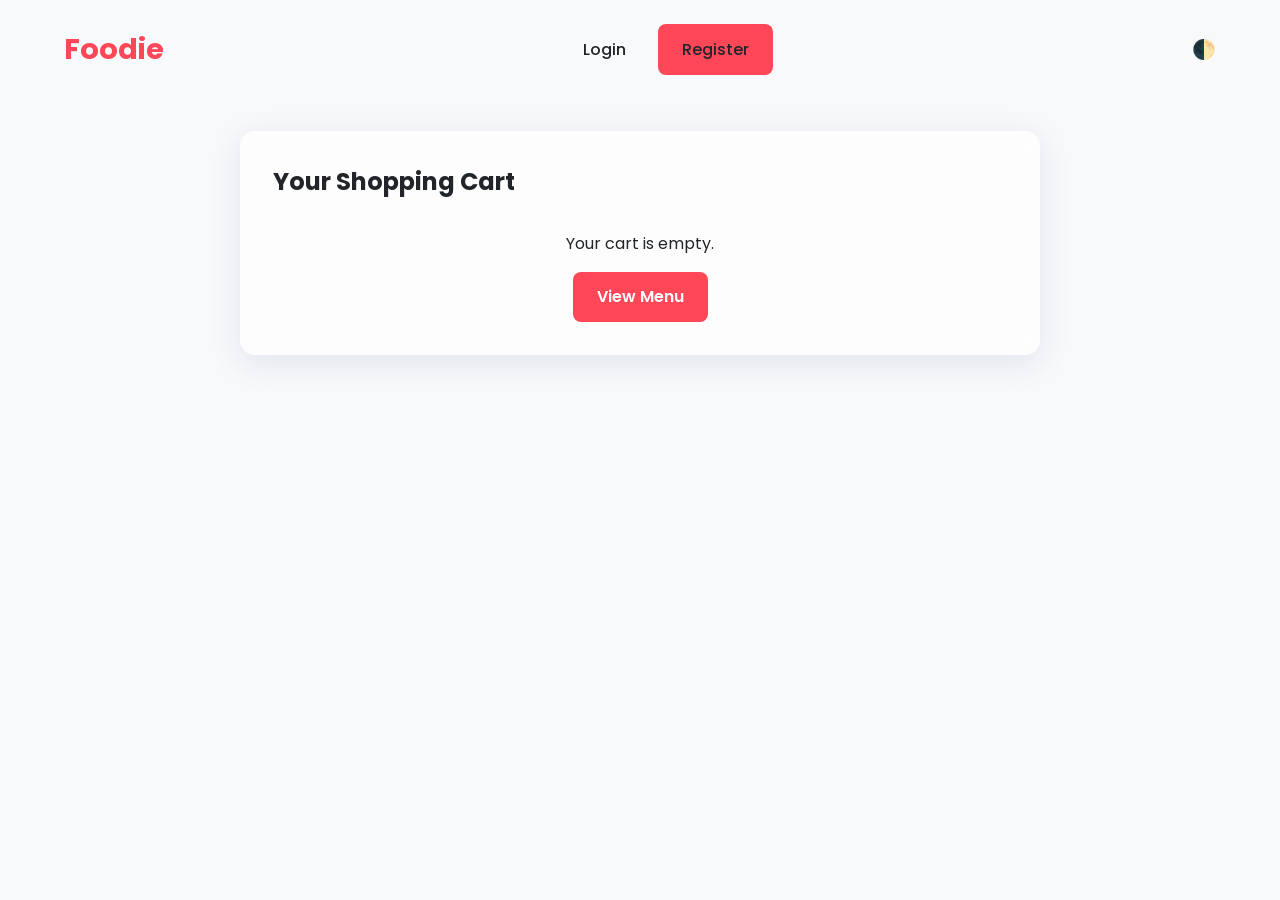
<file: frontend/cart.html>
<!DOCTYPE html>
<html lang="en">
<head>
    <meta charset="UTF-8">
    <meta name="viewport" content="width=device-width, initial-scale=1.0">
    <title>Your Cart - Foodie</title>
    <link rel="stylesheet" href="styles.css">
    <link href="https://fonts.googleapis.com/css2?family=Poppins:wght@300;400;600;700&display=swap" rel="stylesheet">
</head>
<body>
    <nav>
        <a href="index.html" class="logo">Foodie</a>
        <div class="nav-links" id="nav-right"></div>
        <button id="theme-toggle">🌓</button>
    </nav>

    <div class="glass cart-items">
        <h2 style="margin-bottom: 2rem;">Your Shopping Cart</h2>
        <div id="cart-list">
            <!-- Items loading here -->
        </div>
        <div id="cart-empty" style="text-align: center; display: none;">
            <p>Your cart is empty.</p>
            <a href="menu.html" class="btn btn-primary" style="margin-top: 1rem;">View Menu</a>
        </div>
        <div id="cart-summary" style="margin-top: 2rem; border-top: 2px solid var(--glass-border); padding-top: 1rem;">
            <div style="display: flex; justify-content: space-between; font-size: 1.2rem; font-weight: 700;">
                <span>Total:</span>
                <span id="cart-total">$0.00</span>
            </div>
            <a href="checkout.html" id="checkout-btn" class="btn btn-primary" style="width: 100%; margin-top: 1.5rem; text-align: center;">Proceed to Checkout</a>
        </div>
    </div>

    <script src="script.js"></script>
    <script>
        function loadCartItems() {
            const list = document.getElementById('cart-list');
            const summary = document.getElementById('cart-summary');
            const empty = document.getElementById('cart-empty');
            
            if (cart.length === 0) {
                list.style.display = 'none';
                summary.style.display = 'none';
                empty.style.display = 'block';
                return;
            }

            list.style.display = 'block';
            summary.style.display = 'block';
            empty.style.display = 'none';

            list.innerHTML = cart.map((item, index) => `
                <div class="cart-item">
                    <div>
                        <h3>${item.name}</h3>
                        <p>$${item.price.toFixed(2)}</p>
                    </div>
                    <button class="btn btn-outline" style="border-color: #ff3848; color: #ff3848;" onclick="removeFromCart(${index})">Remove</button>
                </div>
            `).join('');

            const total = cart.reduce((sum, item) => sum + item.price, 0);
            document.getElementById('cart-total').innerText = `$${total.toFixed(2)}`;
        }

        document.addEventListener('DOMContentLoaded', loadCartItems);
    </script>
</body>
</html>
</file>
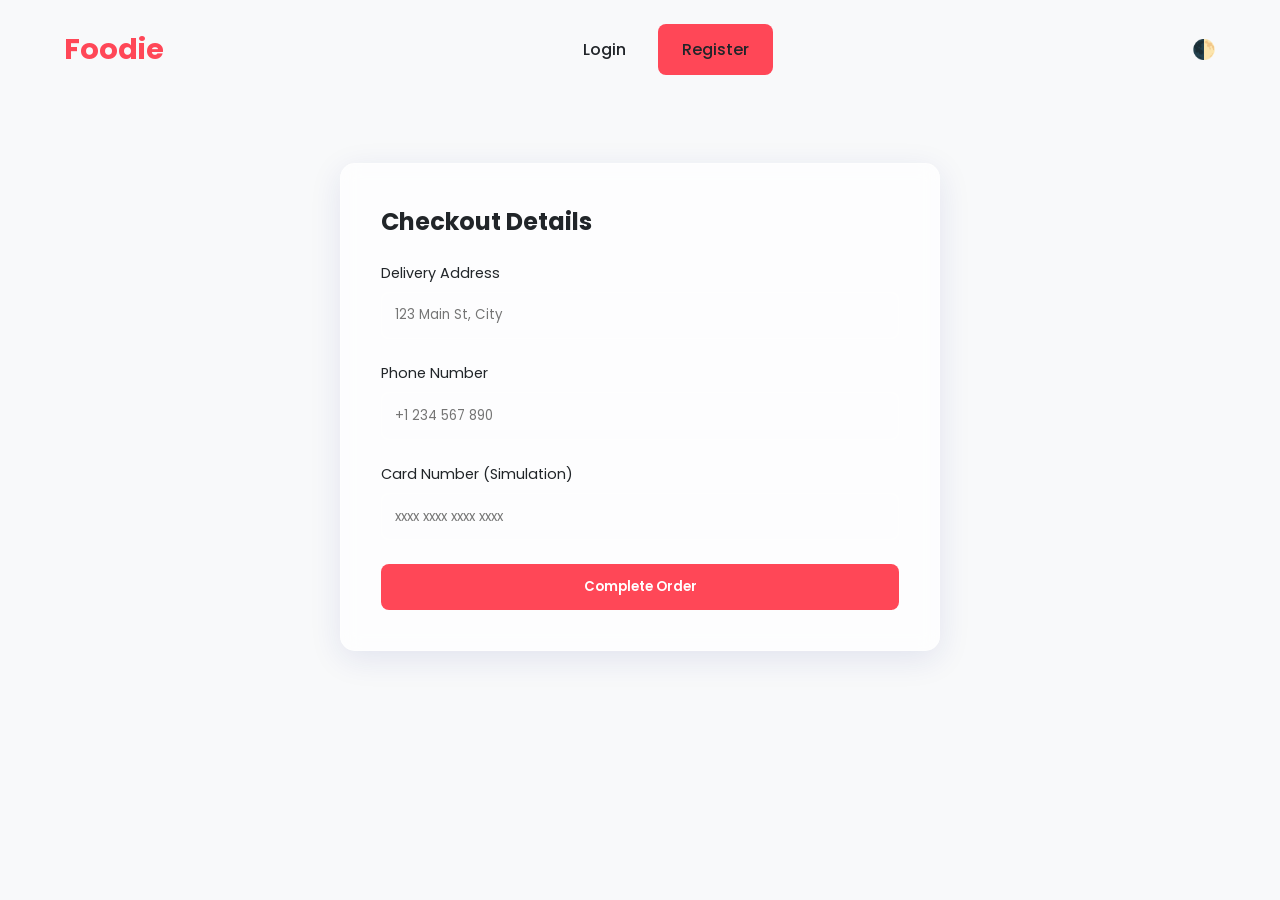
<file: frontend/checkout.html>
<!DOCTYPE html>
<html lang="en">
<head>
    <meta charset="UTF-8">
    <meta name="viewport" content="width=device-width, initial-scale=1.0">
    <title>Checkout - Foodie</title>
    <link rel="stylesheet" href="styles.css">
    <link href="https://fonts.googleapis.com/css2?family=Poppins:wght@300;400;600;700&display=swap" rel="stylesheet">
</head>
<body>
    <nav>
        <a href="index.html" class="logo">Foodie</a>
        <div class="nav-links" id="nav-right"></div>
        <button id="theme-toggle">🌓</button>
    </nav>

    <div class="glass form-container" style="max-width: 600px;">
        <h2>Checkout Details</h2>
        <form id="checkout-form" style="margin-top: 1.5rem;">
            <div class="form-group">
                <label for="address">Delivery Address</label>
                <input type="text" id="address" placeholder="123 Main St, City">
            </div>
            <div class="form-group">
                <label for="phone">Phone Number</label>
                <input type="text" id="phone" placeholder="+1 234 567 890">
            </div>
            <div class="form-group">
                <label for="card">Card Number (Simulation)</label>
                <input type="text" id="card" placeholder="xxxx xxxx xxxx xxxx">
            </div>
            <button type="submit" class="btn btn-primary" style="width: 100%;">Complete Order</button>
        </form>
        <div id="order-success" style="display: none; text-align: center;">
            <h1 style="color: #2ed573;">✔ Order Successful!</h1>
            <p>Your food is on the way. Order ID: #FD-${Math.floor(Math.random()*10000)}</p>
            <a href="menu.html" class="btn btn-primary" style="margin-top: 1.5rem;">Back to Menu</a>
        </div>
    </div>

    <script src="script.js"></script>
    <script>
        document.getElementById('checkout-form').addEventListener('submit', (e) => {
            e.preventDefault();
            const addr = document.getElementById('address').value;
            const phone = document.getElementById('phone').value;
            const card = document.getElementById('card').value;

            if (!addr || !phone || !card) {
                alert('Please fill in all checkout fields.');
                return;
            }

            // Clear cart
            localStorage.setItem('cart', JSON.stringify([]));
            
            document.getElementById('checkout-form').style.display = 'none';
            document.getElementById('order-success').style.display = 'block';
        });
    </script>
</body>
</html>
</file>
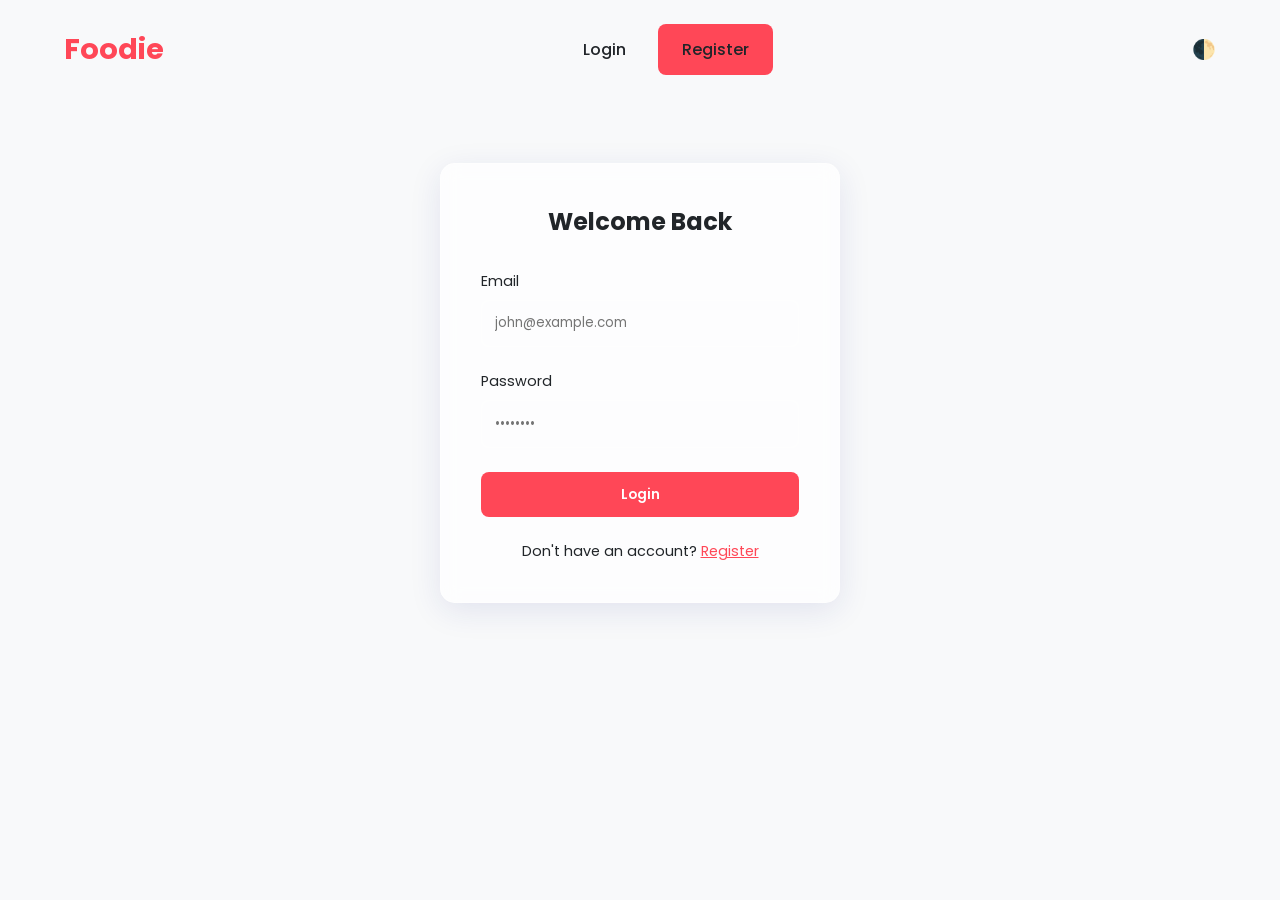
<file: frontend/login.html>
<!DOCTYPE html>
<html lang="en">
<head>
    <meta charset="UTF-8">
    <meta name="viewport" content="width=device-width, initial-scale=1.0">
    <title>Login - Foodie</title>
    <link rel="stylesheet" href="styles.css">
    <link href="https://fonts.googleapis.com/css2?family=Poppins:wght@300;400;600;700&display=swap" rel="stylesheet">
</head>
<body>
    <nav>
        <a href="index.html" class="logo">Foodie</a>
        <div class="nav-links" id="nav-right"></div>
        <button id="theme-toggle">🌓</button>
    </nav>

    <div class="glass form-container">
        <h2 style="text-align: center; margin-bottom: 2rem;">Welcome Back</h2>
        <form id="login-form">
            <div class="form-group">
                <label for="email">Email</label>
                <input type="email" id="email" placeholder="john@example.com">
                <div id="email-error" class="error-message">Invalid email or password</div>
            </div>
            <div class="form-group">
                <label for="password">Password</label>
                <input type="password" id="password" placeholder="••••••••">
            </div>
            <button type="submit" class="btn btn-primary" style="width: 100%;">Login</button>
            <p style="text-align: center; margin-top: 1.5rem; font-size: 0.9rem;">
                Don't have an account? <a href="register.html" style="color: var(--primary-color);">Register</a>
            </p>
        </form>
    </div>

    <script src="script.js"></script>
    <script>
        document.getElementById('login-form').addEventListener('submit', (e) => {
            e.preventDefault();
            const email = document.getElementById('email').value;
            const password = document.getElementById('password').value;
            
            const users = JSON.parse(localStorage.getItem('users')) || [];
            const user = users.find(u => u.email === email && u.password === password);

            if (user) {
                localStorage.setItem('currentUser', JSON.stringify(user));
                window.location.href = 'menu.html';
            } else {
                document.getElementById('email-error').style.display = 'block';
            }
        });
    </script>
</body>
</html>
</file>
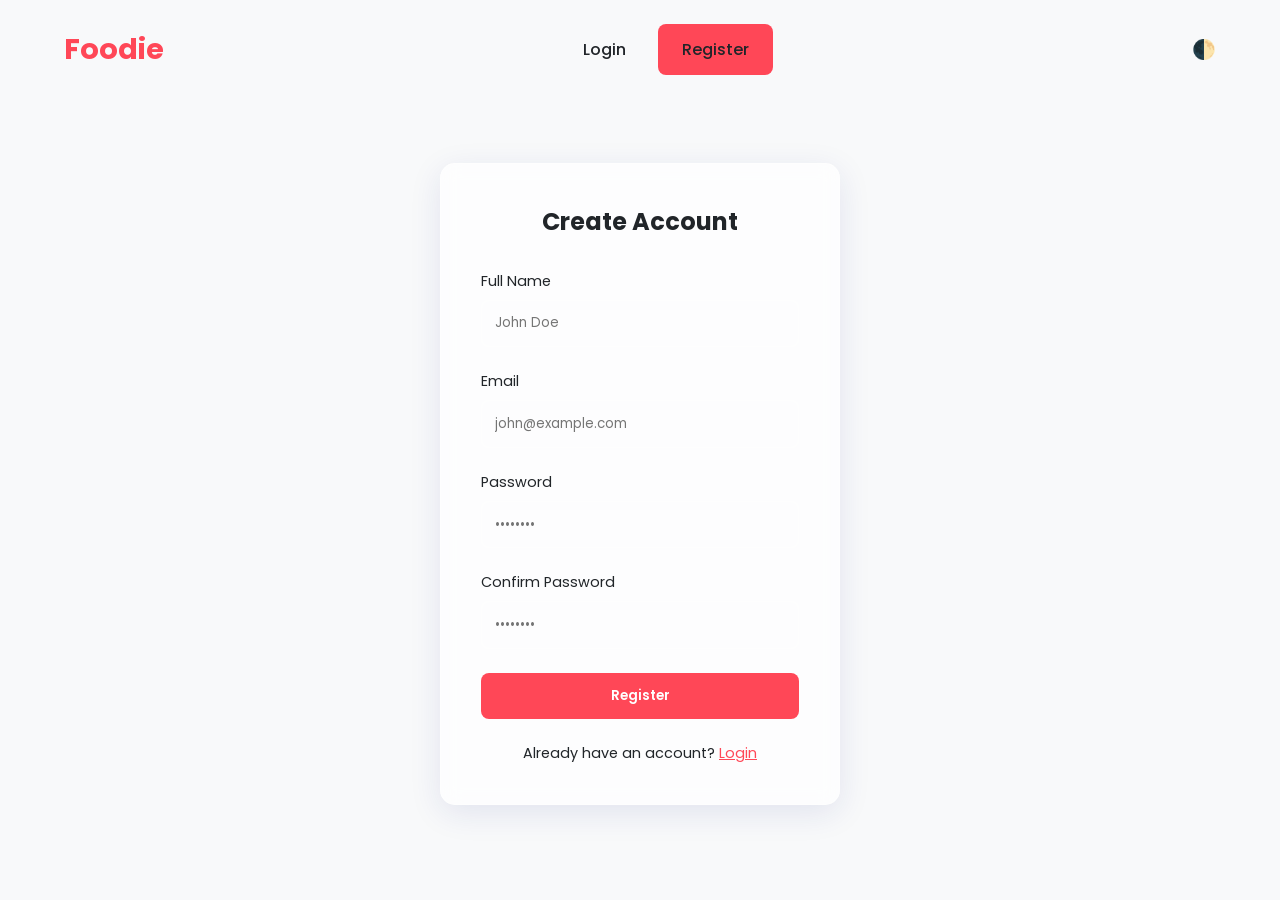
<file: frontend/register.html>
<!DOCTYPE html>
<html lang="en">
<head>
    <meta charset="UTF-8">
    <meta name="viewport" content="width=device-width, initial-scale=1.0">
    <title>Register - Foodie</title>
    <link rel="stylesheet" href="styles.css">
    <link href="https://fonts.googleapis.com/css2?family=Poppins:wght@300;400;600;700&display=swap" rel="stylesheet">
</head>
<body>
    <nav>
        <a href="index.html" class="logo">Foodie</a>
        <div class="nav-links" id="nav-right"></div>
        <button id="theme-toggle">🌓</button>
    </nav>

    <div class="glass form-container">
        <h2 style="text-align: center; margin-bottom: 2rem;">Create Account</h2>
        <form id="register-form">
            <div class="form-group">
                <label for="name">Full Name</label>
                <input type="text" id="name" placeholder="John Doe">
                <div id="name-error" class="error-message">Name is required</div>
            </div>
            <div class="form-group">
                <label for="email">Email</label>
                <input type="email" id="email" placeholder="john@example.com">
                <div id="email-error" class="error-message">Enter a valid email</div>
            </div>
            <div class="form-group">
                <label for="password">Password</label>
                <input type="password" id="password" placeholder="••••••••">
                <div id="password-error" class="error-message">Password must be at least 6 characters</div>
            </div>
            <div class="form-group">
                <label for="confirm-password">Confirm Password</label>
                <input type="password" id="confirm-password" placeholder="••••••••">
                <div id="confirm-error" class="error-message">Passwords do not match</div>
            </div>
            <button type="submit" class="btn btn-primary" style="width: 100%;">Register</button>
            <p style="text-align: center; margin-top: 1.5rem; font-size: 0.9rem;">
                Already have an account? <a href="login.html" style="color: var(--primary-color);">Login</a>
            </p>
        </form>
    </div>

    <script src="script.js"></script>
    <script>
        document.getElementById('register-form').addEventListener('submit', (e) => {
            e.preventDefault();
            
            const name = document.getElementById('name').value;
            const email = document.getElementById('email').value;
            const password = document.getElementById('password').value;
            const confirm = document.getElementById('confirm-password').value;
            
            let isValid = true;

            // Simple validations
            if (!name) { 
                document.getElementById('name-error').style.display = 'block'; 
                isValid = false; 
            } else { document.getElementById('name-error').style.display = 'none'; }

            if (!email.includes('@')) { 
                document.getElementById('email-error').style.display = 'block'; 
                isValid = false; 
            } else { document.getElementById('email-error').style.display = 'none'; }

            if (password.length < 6) { 
                document.getElementById('password-error').style.display = 'block'; 
                isValid = false; 
            } else { document.getElementById('password-error').style.display = 'none'; }

            if (password !== confirm) { 
                document.getElementById('confirm-error').style.display = 'block'; 
                isValid = false; 
            } else { document.getElementById('confirm-error').style.display = 'none'; }

            if (isValid) {
                const users = JSON.parse(localStorage.getItem('users')) || [];
                if (users.find(u => u.email === email)) {
                    alert('Email already registered!');
                    return;
                }
                users.push({ name, email, password });
                localStorage.setItem('users', JSON.stringify(users));
                alert('Registration successful! please login.');
                window.location.href = 'login.html';
            }
        });
    </script>
</body>
</html>
</file>
<file: frontend/styles.css>
/* variables for light/dark modes */
:root {
    --bg-color: #f8f9fa;
    --text-color: #212529;
    --card-bg: rgba(255, 255, 255, 0.7);
    --primary-color: #ff4757;
    --secondary-color: #2f3542;
    --accent-color: #ffa502;
    --glass-border: rgba(255, 255, 255, 0.3);
    --shadow: 0 8px 32px 0 rgba(31, 38, 135, 0.1);
    --transition: all 0.3s ease;
}

[data-theme="dark"] {
    --bg-color: #1e1e1e;
    --text-color: #f8f9fa;
    --card-bg: rgba(45, 45, 45, 0.7);
    --glass-border: rgba(255, 255, 255, 0.1);
    --shadow: 0 8px 32px 0 rgba(0, 0, 0, 0.5);
}

* {
    margin: 0;
    padding: 0;
    box-sizing: border-box;
    font-family: 'Poppins', sans-serif;
}

body {
    background-color: var(--bg-color);
    color: var(--text-color);
    transition: var(--transition);
    min-height: 100vh;
}

/* Glassmorphism utility */
.glass {
    background: var(--card-bg);
    backdrop-filter: blur(10px);
    -webkit-backdrop-filter: blur(10px);
    border: 1px solid var(--glass-border);
    box-shadow: var(--shadow);
    border-radius: 15px;
}

/* Navigation */
nav {
    display: flex;
    justify-content: space-between;
    align-items: center;
    padding: 1.5rem 5%;
    position: sticky;
    top: 0;
    z-index: 1000;
}

.logo {
    font-size: 1.8rem;
    font-weight: 700;
    color: var(--primary-color);
    text-decoration: none;
}

.nav-links {
    display: flex;
    gap: 2rem;
    list-style: none;
    align-items: center;
}

.nav-links a {
    text-decoration: none;
    color: var(--text-color);
    font-weight: 500;
    transition: var(--transition);
}

.nav-links a:hover {
    color: var(--primary-color);
}

/* Buttons */
.btn {
    padding: 0.8rem 1.5rem;
    border-radius: 8px;
    border: none;
    cursor: pointer;
    font-weight: 600;
    transition: var(--transition);
    text-decoration: none;
    display: inline-block;
}

.btn-primary {
    background-color: var(--primary-color);
    color: white;
}

.btn-primary:hover {
    background-color: #ff3848;
    transform: translateY(-2px);
}

.btn-outline {
    background: transparent;
    border: 2px solid var(--primary-color);
    color: var(--primary-color);
}

.btn-outline:hover {
    background: var(--primary-color);
    color: white;
}

/* Theme Toggle */
#theme-toggle {
    background: none;
    border: none;
    cursor: pointer;
    font-size: 1.2rem;
    color: var(--text-color);
}

/* Forms */
.form-container {
    max-width: 400px;
    margin: 4rem auto;
    padding: 2.5rem;
}

.form-group {
    margin-bottom: 1.5rem;
}

.form-group label {
    display: block;
    margin-bottom: 0.5rem;
    font-size: 0.9rem;
}

.form-group input {
    width: 100%;
    padding: 0.8rem;
    border-radius: 8px;
    border: 1px solid var(--glass-border);
    background: rgba(255, 255, 255, 0.05);
    color: var(--text-color);
}

.error-message {
    color: #ff3848;
    font-size: 0.8rem;
    margin-top: 0.25rem;
    display: none;
}

/* Hero Section */
.hero {
    display: flex;
    align-items: center;
    justify-content: space-between;
    padding: 5rem 10%;
    gap: 2rem;
}

.hero-text h1 {
    font-size: 3.5rem;
    margin-bottom: 1rem;
    line-height: 1.2;
}

.hero-text p {
    font-size: 1.1rem;
    margin-bottom: 2rem;
    opacity: 0.8;
}

/* Products/Menu */
.product-grid {
    display: grid;
    grid-template-columns: repeat(auto-fit, minmax(280px, 1fr));
    gap: 2rem;
    padding: 4rem 10%;
}

.product-card {
    padding: 1rem;
    text-align: center;
    transition: var(--transition);
}

.product-card:hover {
    transform: translateY(-10px);
}

.product-card img {
    width: 100%;
    height: 200px;
    object-fit: cover;
    border-radius: 12px;
    margin-bottom: 1rem;
}

/* Cart */
.cart-items {
    max-width: 800px;
    margin: 2rem auto;
    padding: 2rem;
}

.cart-item {
    display: flex;
    justify-content: space-between;
    align-items: center;
    padding: 1rem 0;
    border-bottom: 1px solid var(--glass-border);
}

.cart-item:last-child {
    border-bottom: none;
}

/* Responsive */
@media (max-width: 768px) {
    .nav-links {
        display: none; /* In a real app we'd have a hamburger menu */
    }
    .hero {
        flex-direction: column;
        text-align: center;
    }
    .hero-text h1 {
        font-size: 2.5rem;
    }
}
</file>
